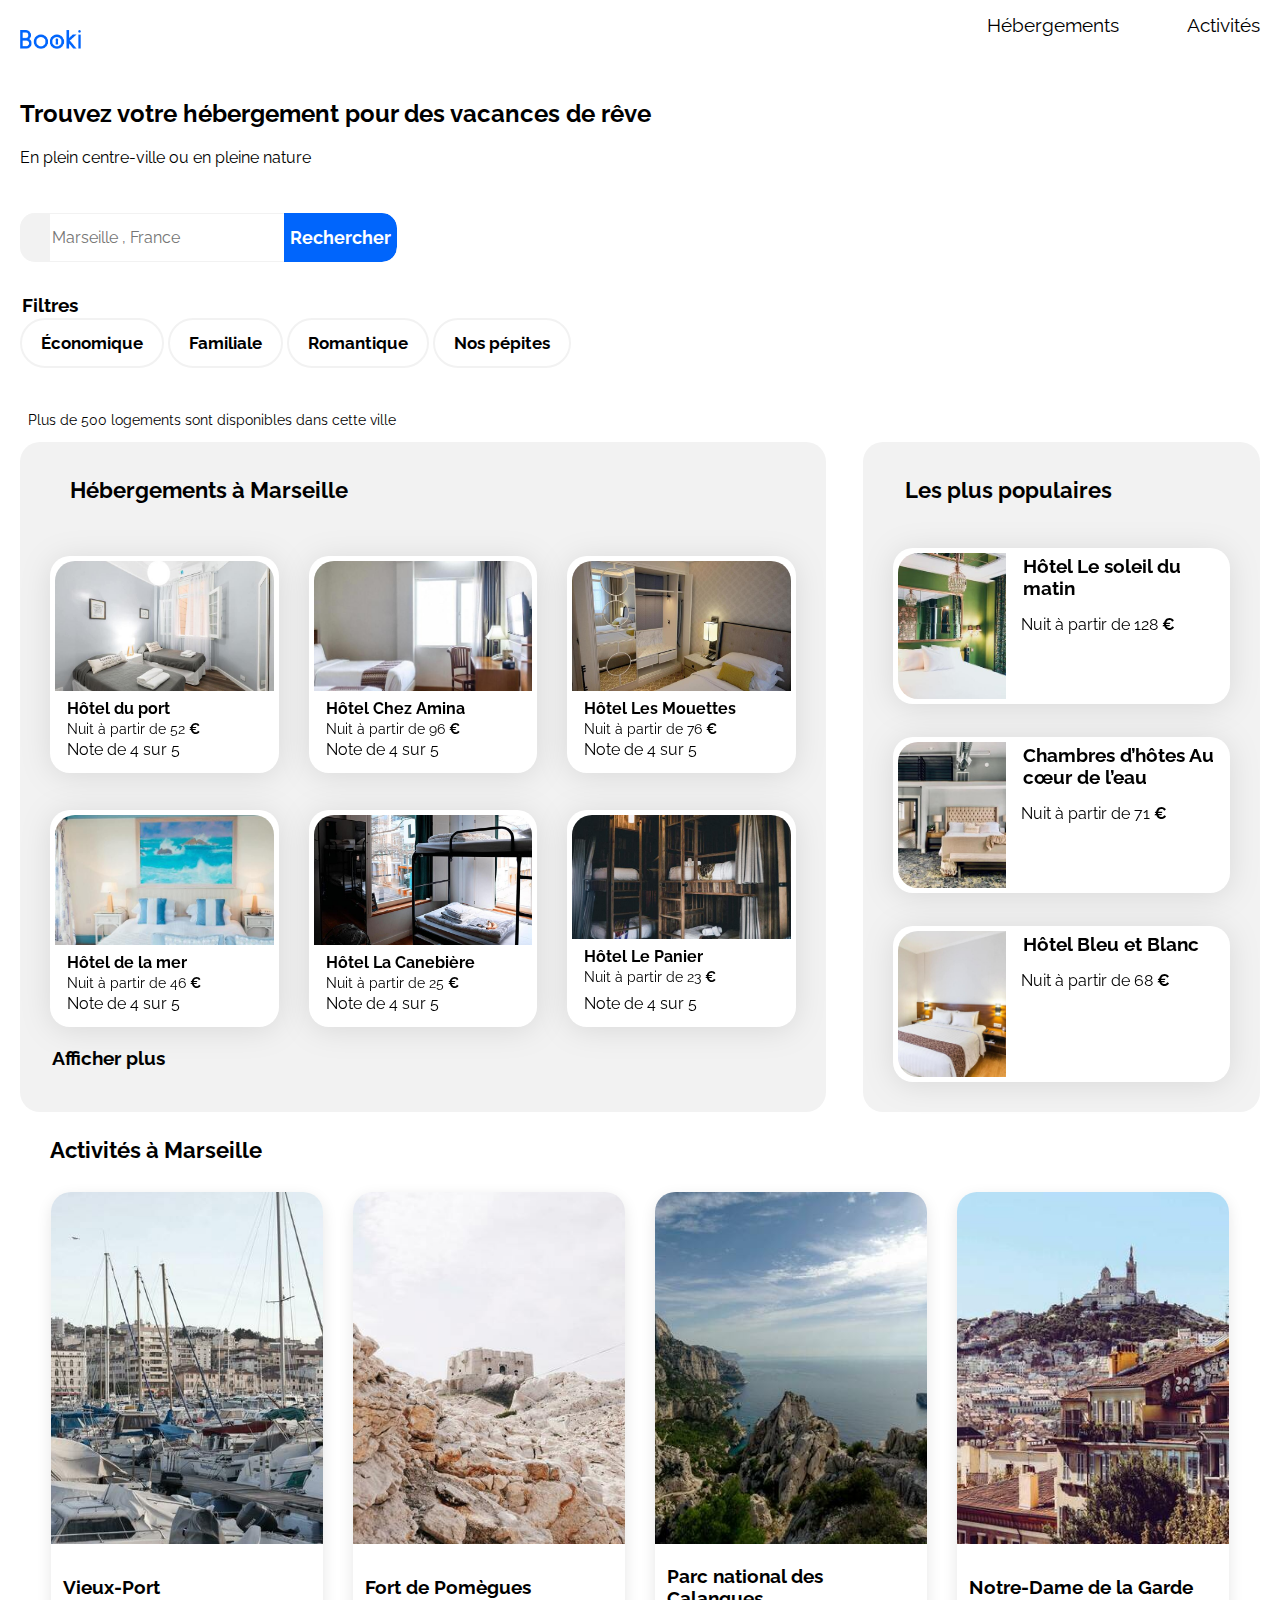
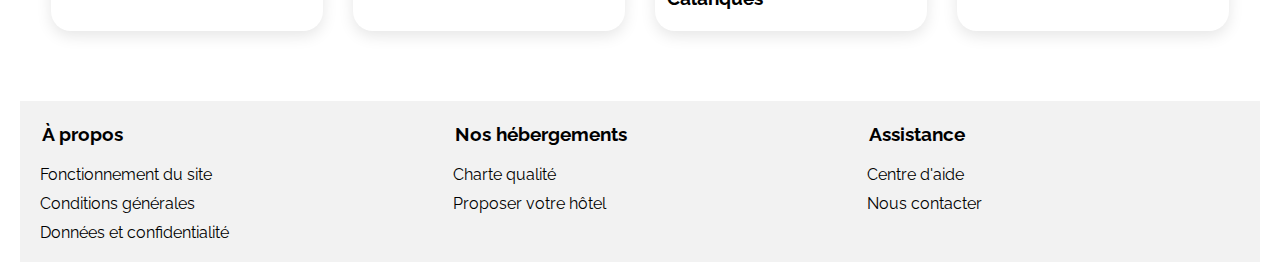
<file: Djouahra_Yanis_1_code_01112025/index.html>
<!DOCTYPE html>
<html lang="fr">

<head>
    <meta charset="UTF-8" />
    <meta name="viewport" content="width=device-width, initial-scale=1.0" />
    <title>Booki</title>

    <link rel="preconnect" href="https://fonts.googleapis.com" />
    <link rel="preconnect" href="https://fonts.gstatic.com" crossorigin />

    <link href="https://fonts.googleapis.com/css2?family=Raleway:wght@400;500;700&display=swap" rel="stylesheet" />

    <link rel="stylesheet" href="https://cdnjs.cloudflare.com/ajax/libs/font-awesome/6.2.1/css/all.min.css"
        integrity="sha512-MV7K8+y+gLIBoVD59lQIYicR65iaqukzvf/nwasF0nqhPay5w/9lJmVM2hMDcnK1OnMGCdVK+iQrJ7lzPJQd1w=="
        crossorigin="anonymous" referrerpolicy="no-referrer" />

    <link rel="stylesheet" href="./css/style.css" />
</head>

<body>
    <div class="main-container">
        <header>
            <h1><img src="./images/logo/Booki.png" alt="Booki" /></h1>
            <nav class="menu">
                <a href="#hébergements">Hébergements</a>
                <a href="#activites">Activités</a>
            </nav>
        </header>

        <main>
            <div class="search-menu">
                <div>
                    <h2>Trouvez votre hébergement pour des vacances de rêve</h2>
                    <p>En plein centre-ville ou en pleine nature</p>
                </div>

                <div class="search-bar">
                    <i class="fa-solid fa-location-dot"></i>
                    <input type="text" placeholder="Marseille , France" />
                    <button class="search-button">Rechercher</button>
                    <button class="loupe"><i class="fa-solid fa-magnifying-glass"></i></button>
                </div>
                <div class="filters">
                    <h3>Filtres</h3>
                    <div class="filter-buttons">
                        <button class="filter-button">
                            <span class="button-content">
                                <i class="fa-solid fa-money-bill-wave"></i>
                                <span>Économique</span>
                            </span>

                        </button>
                        <button class="filter-button">
                            <span class="button-content">
                                <i class="fa-solid fa-child"></i>
                                <span>Familiale</span>
                            </span>
                        </button>
                        <button class="filter-button">
                            <span class="button-content">
                                <i class="fa-solid fa-heart"></i>
                                <span>Romantique</span>
                            </span>
                        </button>
                        <button class="filter-button">
                            <span class="button-content">
                                <i class="fa-solid fa-fire"></i>
                                <span>Nos pépites</span>
                            </span>
                        </button>
                    </div>
                </div>

                <div class="info">
                    <i class="fa-solid fa-circle-info"></i>
                    <p>Plus de 500 logements sont disponibles dans cette ville</p>
                </div>
            </div>

            <div class="hebergements-and-populaires">
                <section class="hebergements">
                    <div class="hebergements-title">
                        <h2 class="section-title" id="hébergements">Hébergements à Marseille</h2>
                    </div>

                    <div class="hebergements-cards">

                        <div class="hebergements-cards-1">
                            <!-- Carte 1 -->
                            <article class="card">
                                <img src="./images/hebergements/fred-kleber.jpg"
                                    alt="Image de la chambre de l'Hôtel du port" />
                                <div class="card-content">
                                    <div class="card-txt">
                                        <h3>Hôtel du port</h3>
                                        <p>Nuit à partir de 52 <span class="euro">€</span></p>
                                    </div>
                                    <div class="card-rating">
                                        <i class="fa-xs fa-solid fa-star"></i>
                                        <i class="fa-xs fa-solid fa-star"></i>
                                        <i class="fa-xs fa-solid fa-star"></i>
                                        <i class="fa-xs fa-solid fa-star"></i>
                                        <i class="fa-xs fa-solid fa-star neutral-star"></i>
                                        <span class="sr-only">Note de 4 sur 5</span>
                                    </div>
                                </div>
                            </article>
                            <!-- Carte 2 -->
                            <article class="card">
                                <img src="./images/hebergements/febrian-zakaria.jpg"
                                    alt="Image de la chambre de l'Hôtel Chez Amina" />
                                <div class="card-content">
                                    <div class="card-txt">
                                        <h3>Hôtel Chez Amina</h3>
                                        <p>Nuit à partir de 96 <span class="euro">€</span></p>
                                    </div>
                                    <div class="card-rating">
                                        <i class="fa-xs fa-solid fa-star"></i>
                                        <i class="fa-xs fa-solid fa-star"></i>
                                        <i class="fa-xs fa-solid fa-star"></i>
                                        <i class="fa-xs fa-solid fa-star"></i>
                                        <i class="fa-xs fa-solid fa-star neutral-star"></i>
                                        <span class="sr-only">Note de 4 sur 5</span>
                                    </div>
                                </div>
                            </article>

                            <!-- Carte 3 -->
                            <article class="card">
                                <img src="./images/hebergements/reisetopia.jpg"
                                    alt="Image de la chambre de l'Hôtel Les Mouettes" />
                                <div class="card-content">
                                    <div class="card-txt">
                                        <h3>Hôtel Les Mouettes</h3>
                                        <p>Nuit à partir de 76 <span class="euro">€</span></p>
                                    </div>
                                    <div class="card-rating">
                                        <i class="fa-xs fa-solid fa-star"></i>
                                        <i class="fa-xs fa-solid fa-star"></i>
                                        <i class="fa-xs fa-solid fa-star"></i>
                                        <i class="fa-xs fa-solid fa-star"></i>
                                        <i class="fa-xs fa-solid fa-star neutral-star"></i>
                                        <span class="sr-only">Note de 4 sur 5</span>
                                    </div>
                                </div>
                            </article>


                        </div>

                        <div class="hebergements-cards-2">
                            <!-- Carte 4 -->
                            <article class="card">
                                <img src="./images/hebergements/annie-spratt.jpg"
                                    alt="Image de la chambre de l'Hôtel de la mer" />
                                <div class="card-content">
                                    <div class="card-txt">
                                        <h3>Hôtel de la mer</h3>
                                        <p>Nuit à partir de 46 <span class="euro">€</span></p>
                                    </div>
                                    <div class="card-rating">
                                        <i class="fa-xs fa-solid fa-star"></i>
                                        <i class="fa-xs fa-solid fa-star"></i>
                                        <i class="fa-xs fa-solid fa-star"></i>
                                        <i class="fa-xs fa-solid fa-star"></i>
                                        <i class="fa-xs fa-solid fa-star neutral-star"></i>
                                        <span class="sr-only">Note de 4 sur 5</span>
                                    </div>
                                </div>
                            </article>

                            <!-- Carte 5 -->
                            <article class="card">
                                <img src="./images/hebergements/marcus-loke.jpg"
                                    alt="Image de la chambre de l'Hôtel La Canebière" />
                                <div class="card-content">
                                    <div class="card-txt">
                                        <h3>Hôtel La Canebière</h3>
                                        <p>Nuit à partir de 25 <span class="euro">€</span></p>
                                    </div>
                                    <div class="card-rating">
                                        <i class="fa-xs fa-solid fa-star"></i>
                                        <i class="fa-xs fa-solid fa-star"></i>
                                        <i class="fa-xs fa-solid fa-star"></i>
                                        <i class="fa-xs fa-solid fa-star"></i>
                                        <i class="fa-xs fa-solid fa-star neutral-star"></i>
                                        <span class="sr-only">Note de 4 sur 5</span>
                                    </div>
                                </div>
                            </article>

                            <!-- Carte 6 -->
                            <article class="card">
                                <img src="./images/hebergements/nicate-lee.jpg"
                                    alt="Image de la chambre de l'Hôtel Le Panier" />
                                <div class="card-content">
                                    <div class="card-txt">
                                        <h3>Hôtel Le Panier</h3>
                                        <p>Nuit à partir de 23 <span class="euro">€</span></p>
                                    </div>
                                    <div class="card-rating">
                                        <i class="fa-xs fa-solid fa-star"></i>
                                        <i class="fa-xs fa-solid fa-star"></i>
                                        <i class="fa-xs fa-solid fa-star"></i>
                                        <i class="fa-xs fa-solid fa-star"></i>
                                        <i class="fa-xs fa-solid fa-star neutral-star"></i>
                                        <span class="sr-only">Note de 4 sur 5</span>
                                    </div>
                                </div>
                            </article>
                        </div>

                    </div>
                    <a href="#">
                        <h3 class="Afficher-plus">Afficher plus</h3>
                    </a>

                </section>
                <section class="populaires">
                    <div class="populaires-title">
                        <h2 class="section-title">Les plus populaires</h2>
                        <i class="fa-solid fa-chart-line"></i>
                    </div>

                    <div class="populaires-cards">
                        <a href="#">
                            <article class="card">
                                <img src="./images/hebergements/emile-guillemot.jpg" alt="Chambre d'hôtel" />
                                <div class="card-content">
                                    <div class="card-txt">
                                        <h3>Hôtel Le soleil du matin</h3>
                                        <p>Nuit à partir de 128 <span class="euro">€</span></p>
                                    </div>
                                    <div class="card-rating">
                                        <i class="fa-xs fa-solid fa-star"></i>
                                        <i class="fa-xs fa-solid fa-star"></i>
                                        <i class="fa-xs fa-solid fa-star"></i>
                                        <i class="fa-xs fa-solid fa-star"></i>
                                        <i class="fa-xs fa-solid fa-star neutral-star"></i>
                                    </div>
                                </div>
                            </article>
                        </a>

                        <a href="#">
                            <article class="card">
                                <img src="./images/hebergements/aw-creative.jpg" alt="Chambre d'hôtes" />
                                <div class="card-content">
                                    <div class="card-txt">
                                        <h3>Chambres d’hôtes Au cœur de l’eau</h3>
                                        <p>Nuit à partir de 71 <span class="euro">€</span></p>
                                    </div>
                                    <div class="card-rating">
                                        <i class="fa-xs fa-solid fa-star"></i>
                                        <i class="fa-xs fa-solid fa-star"></i>
                                        <i class="fa-xs fa-solid fa-star"></i>
                                        <i class="fa-xs fa-solid fa-star"></i>
                                        <i class="fa-xs fa-solid fa-star neutral-star"></i>
                                    </div>
                                </div>
                            </article>
                        </a>

                        <a href="#">
                            <article class="card">
                                <img src="./images/hebergements/febrian-zakaria2.jpg" alt="Chambre d'hôtel" />
                                <div class="card-content">
                                    <div class="card-txt">
                                        <h3>Hôtel Bleu et Blanc</h3>
                                        <p>Nuit à partir de 68 <span class="euro">€</span></p>
                                    </div>
                                    <div class="card-rating">
                                        <i class="fa-xs fa-solid fa-star"></i>
                                        <i class="fa-xs fa-solid fa-star"></i>
                                        <i class="fa-xs fa-solid fa-star"></i>
                                        <i class="fa-xs fa-solid fa-star"></i>
                                        <i class="fa-xs fa-solid fa-star neutral-star"></i>
                                    </div>
                                </div>
                            </article>
                        </a>
                    </div>
                </section>
            </div>

            <section class="activities">
                <h2 class="section-title" id="activites">Activités à Marseille</h2>

                <div class="activities-cards-section">

                    <article class="activities-card">
                        <img src="./images/activites/reno-laithienne.jpg" alt="Image du Vieux-Port" />
                        <div class="card-content-activities">

                            <h3>Vieux-Port</h3>

                        </div>
                    </article>

                    <article class="activities-card">
                        <img src="./images/activites/paul-hermann.jpg" alt="Image du Fort de Pomègues" />
                        <div class="card-content-activities">

                            <h3>Fort de Pomègues</h3>

                        </div>
                    </article>

                    <article class="activities-card">
                        <img src="./images/activites/kilyan-sockalingum.jpg"
                            alt="Image du Parc national des Calanques" />
                        <div class="card-content-activities">

                            <h3>Parc national des Calanques</h3>

                        </div>
                    </article>

                    <article class="activities-card">
                        <img src="./images/activites/florian-wehde.jpg" alt="Image de Notre-Dame de la Garde" />
                        <div class="card-content-activities">

                            <h3>Notre-Dame de la Garde</h3>

                        </div>
                    </article>

                </div>


            </section>
        </main>

        <footer>

            <article class="rubrics">
                <h3>À propos</h3>
                <nav class="links">
                    <a href="#">Fonctionnement du site</a>
                    <a href="#">Conditions générales</a>
                    <a href="#">Données et confidentialité</a>
                </nav>
            </article>

            <article class="rubrics">
                <h3>Nos hébergements</h3>
                <nav class="links">
                    <a href="#">Charte qualité</a>
                    <a href="#">Proposer votre hôtel</a>
                </nav>
            </article>

            <article class="rubrics">
                <h3>Assistance</h3>
                <nav class="links">
                    <a href="#">Centre d'aide</a>
                    <a href="#">Nous contacter</a>
                </nav>
            </article>

        </footer>
    </div>
</body>

</html>
</file>
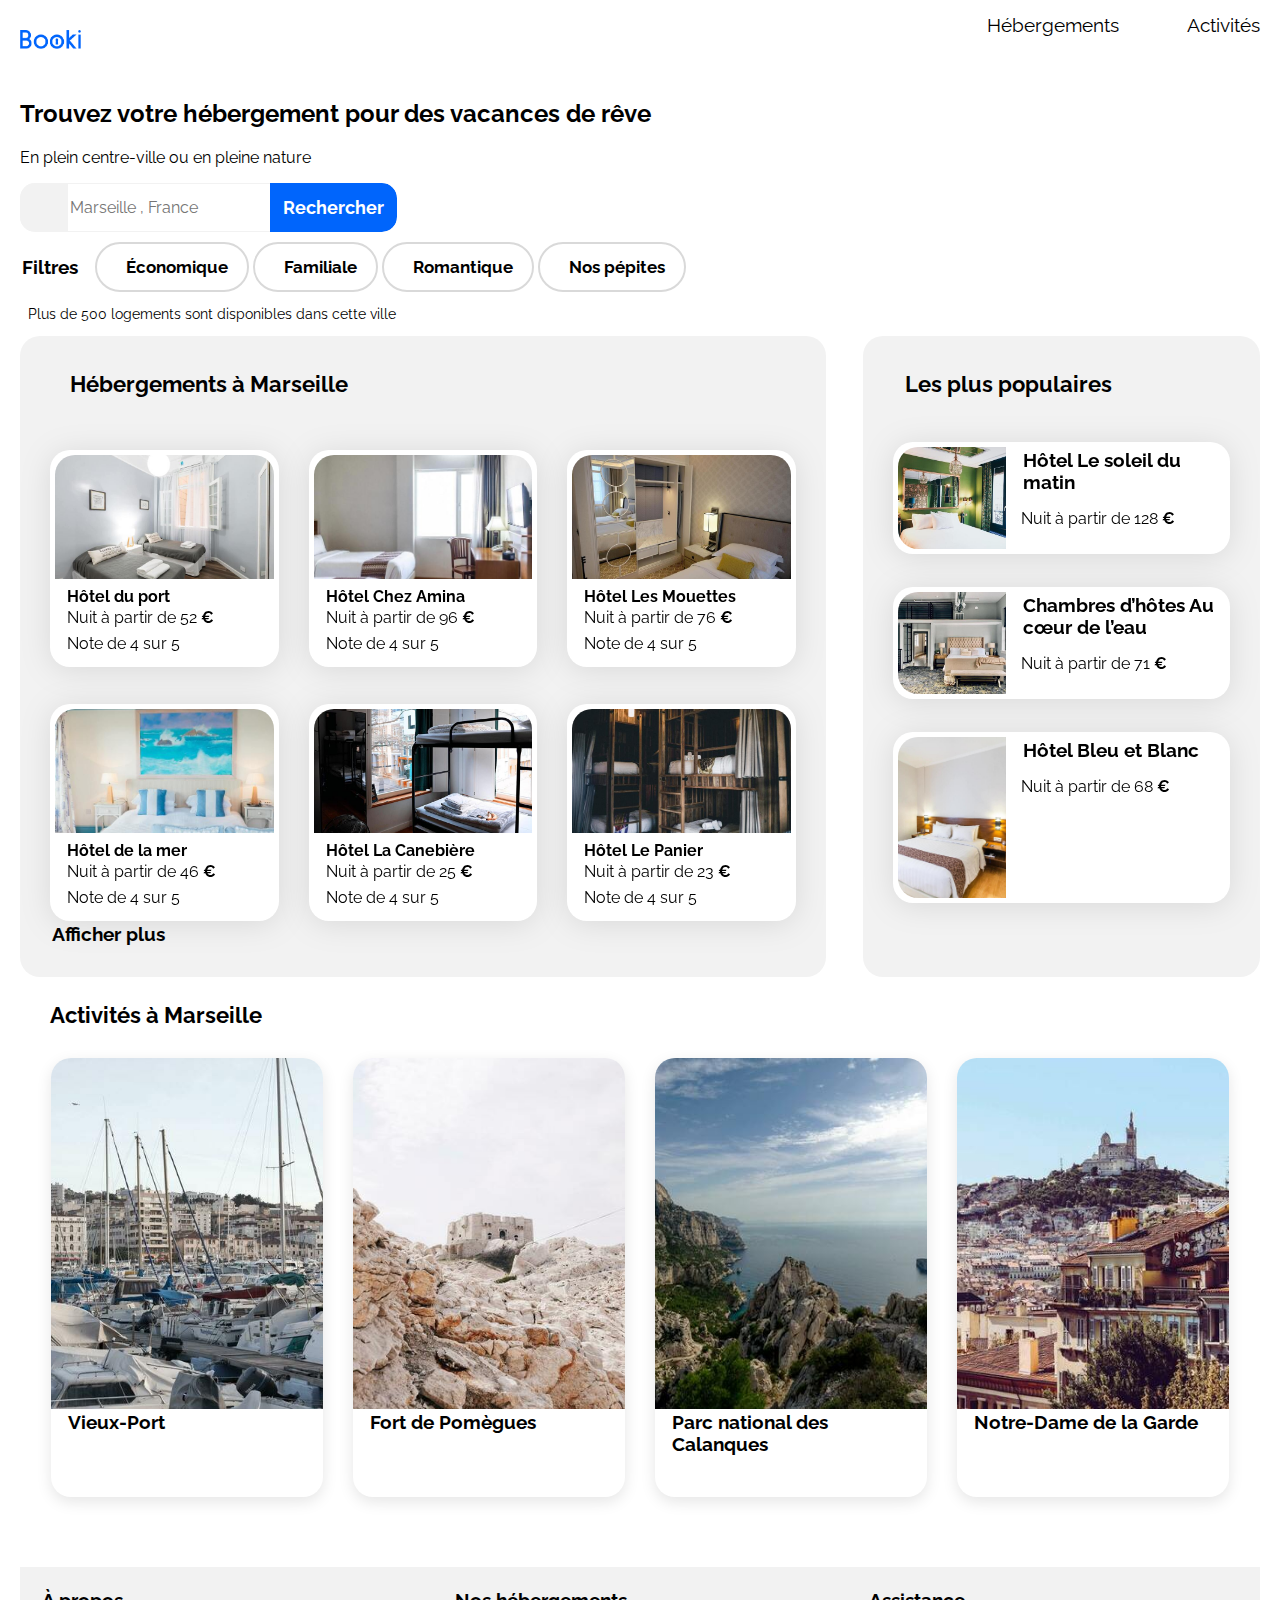
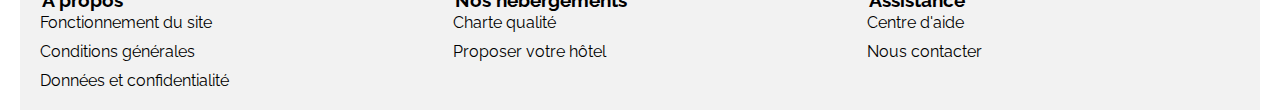
<file: Projet2-Booki/index.html>
<!DOCTYPE html>
<html lang="fr">

<head>
    <meta charset="UTF-8" />
    <meta name="viewport" content="width=device-width, initial-scale=1.0" />
    <title>Booki</title>

    <link rel="preconnect" href="https://fonts.googleapis.com" />
    <link rel="preconnect" href="https://fonts.gstatic.com" crossorigin />

    <link href="https://fonts.googleapis.com/css2?family=Raleway:wght@400;500;700&display=swap" rel="stylesheet" />

    <link rel="stylesheet" href="https://cdnjs.cloudflare.com/ajax/libs/font-awesome/6.2.1/css/all.min.css"
        integrity="sha512-MV7K8+y+gLIBoVD59lQIYicR65iaqukzvf/nwasF0nqhPay5w/9lJmVM2hMDcnK1OnMGCdVK+iQrJ7lzPJQd1w=="
        crossorigin="anonymous" referrerpolicy="no-referrer" />

    <link rel="stylesheet" href="./css/style.css" />
</head>

<body>
    <div class="main-container">
        <header>
            <h1><img src="./images/logo/Booki.png" alt="Booki" /></h1>
            <nav class="menu">
                <a href="#hébergements">Hébergements</a>
                <a href="#activites">Activités</a>
            </nav>
        </header>

        <main>
            <div class="search-menu">
                <article>
                    <h2>Trouvez votre hébergement pour des vacances de rêve</h2>
                    <p>En plein centre-ville ou en pleine nature</p>
                </article>

                <article class="search-bar">
                    <i class="fa-solid fa-location-dot"></i>
                    <input type="text" placeholder="Marseille , France" />
                    <button class="search-button">Rechercher</button>
                    <button class="loupe"><i class="fa-solid fa-magnifying-glass"></i></button>
                </article>
                <article class="filters">
                    <h3>Filtres</h3>
                    <div class="filter-buttons">
                        <button class="filter-button"><i class="fa-solid fa-money-bill-wave"></i>
                            <span>Économique</span>
                        </button>
                        <button class="filter-button"><i class="fa-solid fa-child"></i>
                            <span>Familiale</span>
                        </button>
                        <button class="filter-button"><i class="fa-solid fa-heart"></i>
                            <span>Romantique</span>
                        </button>
                        <button class="filter-button"><i class="fa-solid fa-fire"></i>
                            <span>Nos pépites</span>
                        </button>
                    </div>
                </article>

                <article class="info">
                    <i class="fa-solid fa-circle-info"></i>
                    <p>Plus de 500 logements sont disponibles dans cette ville</p>
                </article>
            </div>

            <div class="hebergements-and-populaires">
                <section class="hebergements">
                    <div class="hebergements-title">
                        <h2 class="section-title" id="hébergements">Hébergements à Marseille</h2>
                    </div>

                    <div class="hebergements-cards">

                        <div class="hebergements-cards-1">
                            <!-- Carte 1 -->
                            <article class="card">
                                <img src="./images/hebergements/fred-kleber.jpg"
                                    alt="Image de la chambre de l'Hôtel du port" />
                                <div class="card-content">
                                    <div class="card-txt">
                                        <h3>Hôtel du port</h3>
                                        <p>Nuit à partir de 52 <span class="euro">€</span></p>
                                    </div>
                                    <div class="card-rating">
                                        <i class="fa-xs fa-solid fa-star"></i>
                                        <i class="fa-xs fa-solid fa-star"></i>
                                        <i class="fa-xs fa-solid fa-star"></i>
                                        <i class="fa-xs fa-solid fa-star"></i>
                                        <i class="fa-xs fa-solid fa-star neutral-star"></i>
                                        <span class="sr-only">Note de 4 sur 5</span>
                                    </div>
                                </div>
                            </article>
                            <!-- Carte 2 -->
                            <article class="card">
                                <img src="./images/hebergements/febrian-zakaria.jpg"
                                    alt="Image de la chambre de l'Hôtel Chez Amina" />
                                <div class="card-content">
                                    <div class="card-txt">
                                        <h3>Hôtel Chez Amina</h3>
                                        <p>Nuit à partir de 96 <span class="euro">€</span></p>
                                    </div>
                                    <div class="card-rating">
                                        <i class="fa-xs fa-solid fa-star"></i>
                                        <i class="fa-xs fa-solid fa-star"></i>
                                        <i class="fa-xs fa-solid fa-star"></i>
                                        <i class="fa-xs fa-solid fa-star"></i>
                                        <i class="fa-xs fa-solid fa-star neutral-star"></i>
                                        <span class="sr-only">Note de 4 sur 5</span>
                                    </div>
                                </div>
                            </article>

                            <!-- Carte 3 -->
                            <article class="card">
                                <img src="./images/hebergements/reisetopia.jpg"
                                    alt="Image de la chambre de l'Hôtel Les Mouettes" />
                                <div class="card-content">
                                    <div class="card-txt">
                                        <h3>Hôtel Les Mouettes</h3>
                                        <p>Nuit à partir de 76 <span class="euro">€</span></p>
                                    </div>
                                    <div class="card-rating">
                                        <i class="fa-xs fa-solid fa-star"></i>
                                        <i class="fa-xs fa-solid fa-star"></i>
                                        <i class="fa-xs fa-solid fa-star"></i>
                                        <i class="fa-xs fa-solid fa-star"></i>
                                        <i class="fa-xs fa-solid fa-star neutral-star"></i>
                                        <span class="sr-only">Note de 4 sur 5</span>
                                    </div>
                                </div>
                            </article>


                        </div>

                        <div class="hebergements-cards-2">
                            <!-- Carte 4 -->
                            <article class="card">
                                <img src="./images/hebergements/annie-spratt.jpg"
                                    alt="Image de la chambre de l'Hôtel de la mer" />
                                <div class="card-content">
                                    <div class="card-txt">
                                        <h3>Hôtel de la mer</h3>
                                        <p>Nuit à partir de 46 <span class="euro">€</span></p>
                                    </div>
                                    <div class="card-rating">
                                        <i class="fa-xs fa-solid fa-star"></i>
                                        <i class="fa-xs fa-solid fa-star"></i>
                                        <i class="fa-xs fa-solid fa-star"></i>
                                        <i class="fa-xs fa-solid fa-star"></i>
                                        <i class="fa-xs fa-solid fa-star neutral-star"></i>
                                        <span class="sr-only">Note de 4 sur 5</span>
                                    </div>
                                </div>
                            </article>

                            <!-- Carte 5 -->
                            <article class="card">
                                <img src="./images/hebergements/marcus-loke.jpg"
                                    alt="Image de la chambre de l'Hôtel La Canebière" />
                                <div class="card-content">
                                    <div class="card-txt">
                                        <h3>Hôtel La Canebière</h3>
                                        <p>Nuit à partir de 25 <span class="euro">€</span></p>
                                    </div>
                                    <div class="card-rating">
                                        <i class="fa-xs fa-solid fa-star"></i>
                                        <i class="fa-xs fa-solid fa-star"></i>
                                        <i class="fa-xs fa-solid fa-star"></i>
                                        <i class="fa-xs fa-solid fa-star"></i>
                                        <i class="fa-xs fa-solid fa-star neutral-star"></i>
                                        <span class="sr-only">Note de 4 sur 5</span>
                                    </div>
                                </div>
                            </article>

                            <!-- Carte 6 -->
                            <article class="card">
                                <img src="./images/hebergements/nicate-lee.jpg"
                                    alt="Image de la chambre de l'Hôtel Le Panier" />
                                <div class="card-content">
                                    <div class="card-txt">
                                        <h3>Hôtel Le Panier</h3>
                                        <p>Nuit à partir de 23 <span class="euro">€</span></p>
                                    </div>
                                    <div class="card-rating">
                                        <i class="fa-xs fa-solid fa-star"></i>
                                        <i class="fa-xs fa-solid fa-star"></i>
                                        <i class="fa-xs fa-solid fa-star"></i>
                                        <i class="fa-xs fa-solid fa-star"></i>
                                        <i class="fa-xs fa-solid fa-star neutral-star"></i>
                                        <span class="sr-only">Note de 4 sur 5</span>
                                    </div>
                                </div>
                            </article>
                        </div>

                    </div>
                    <a href="">
                        <h3>Afficher plus</h3>
                    </a>

                </section>

                <section class="populaires">
                    <div class="populaires-title">
                        <h2 class="section-title">Les plus populaires</h2>
                        <i class="fa-solid fa-chart-line"></i>
                    </div>

                    <div class="populaires-cards">
                        <a href="#">
                            <article class="card">
                                <img src="./images/hebergements/emile-guillemot.jpg" alt="Chambre d'hôtel" />
                                <div class="card-content">
                                    <div class="card-txt">
                                        <h3>Hôtel Le soleil du matin</h3>
                                        <p>Nuit à partir de 128 <span class="euro">€</span></p>
                                    </div>
                                    <div class="card-rating">
                                        <i class="fa-xs fa-solid fa-star"></i>
                                        <i class="fa-xs fa-solid fa-star"></i>
                                        <i class="fa-xs fa-solid fa-star"></i>
                                        <i class="fa-xs fa-solid fa-star"></i>
                                        <i class="fa-xs fa-solid fa-star neutral-star"></i>
                                    </div>
                                </div>
                            </article>
                        </a>

                        <a href="#">
                            <article class="card">
                                <img src="./images/hebergements/aw-creative.jpg" alt="Chambre d'hôtes" />
                                <div class="card-content">
                                    <div class="card-txt">
                                        <h3>Chambres d’hôtes Au cœur de l’eau</h3>
                                        <p>Nuit à partir de 71 <span class="euro">€</span></p>
                                    </div>
                                    <div class="card-rating">
                                        <i class="fa-xs fa-solid fa-star"></i>
                                        <i class="fa-xs fa-solid fa-star"></i>
                                        <i class="fa-xs fa-solid fa-star"></i>
                                        <i class="fa-xs fa-solid fa-star"></i>
                                        <i class="fa-xs fa-solid fa-star neutral-star"></i>
                                    </div>
                                </div>
                            </article>
                        </a>

                        <a href="#">
                            <article class="card">
                                <img src="./images/hebergements/febrian-zakaria2.jpg" alt="Chambre d'hôtel" />
                                <div class="card-content">
                                    <div class="card-txt">
                                        <h3>Hôtel Bleu et Blanc</h3>
                                        <p>Nuit à partir de 68 <span class="euro">€</span></p>
                                    </div>
                                    <div class="card-rating">
                                        <i class="fa-xs fa-solid fa-star"></i>
                                        <i class="fa-xs fa-solid fa-star"></i>
                                        <i class="fa-xs fa-solid fa-star"></i>
                                        <i class="fa-xs fa-solid fa-star"></i>
                                        <i class="fa-xs fa-solid fa-star neutral-star"></i>
                                    </div>
                                </div>
                            </article>
                        </a>
                    </div>
                </section>
            </div>

            <section class="activities">
                <h2 class="section-title" id="activites">Activités à Marseille</h2>

                <div class="activities-cards-section">

                    <article class="activities-card">
                        <img src="./images/activites/reno-laithienne.jpg" alt="Image du Vieux-Port" />
                        <div class="card-content">
                            <div class="card-txt">
                                <h3>Vieux-Port</h3>
                            </div>
                        </div>
                    </article>

                    <article class="activities-card">
                        <img src="./images/activites/paul-hermann.jpg" alt="Image du Fort de Pomègues" />
                        <div class="card-content">
                            <div class="card-txt">
                                <h3>Fort de Pomègues</h3>
                            </div>
                        </div>
                    </article>

                    <article class="activities-card">
                        <img src="./images/activites/kilyan-sockalingum.jpg"
                            alt="Image du Parc national des Calanques" />
                        <div class="card-content">
                            <div class="card-txt">
                                <h3>Parc national des Calanques</h3>
                            </div>
                        </div>
                    </article>

                    <article class="activities-card">
                        <img src="./images/activites/florian-wehde.jpg" alt="Image de Notre-Dame de la Garde" />
                        <div class="card-content">
                            <div class="card-txt">
                                <h3>Notre-Dame de la Garde</h3>
                            </div>
                        </div>
                    </article>

                </div>


            </section>
        </main>

        <footer>

            <article class="rubrics">
                <h3>À propos</h3>
                <div class="links">
                    <a href="#">Fonctionnement du site</a>
                    <a href="#">Conditions générales</a>
                    <a href="#">Données et confidentialité</a>
                </div>
            </article>

            <article class="rubrics">
                <h3>Nos hébergements</h3>
                <div class="links">
                    <a href="#">Charte qualité</a>
                    <a href="#">Proposer votre hôtel</a>
                </div>
            </article>

            <article class="rubrics">
                <h3>Assistance</h3>
                <div class="links">
                    <a href="#">Centre d'aide</a>
                    <a href="#">Nous contacter</a>
                </div>
            </article>

        </footer>
    </div>
</body>

</html>
</file>
<file: Djouahra_Yanis_1_code_01112025/css/style.css>
/****** General ***********/
* {
  font-family: "Raleway", sans-serif;
}

:root {
  --main-color: #0065fc;
  --main-bg-color: #f2f2f2;
  --filter-bg-color: #deebff;
  --icon-clolor-black: #000000;
}

.fa-solid {
  color: var(--main-color);
}

.fa-solid.fa-location-dot {
  color: var(--icon-clolor-black);
}

.fa-solid fa-circle-info {
  color: var(--main-color);
}

body {
  display: flex;
  justify-content: center;
  margin: 0px;
}

.main-container {
  width: 100%;
  max-width: 1440px;
  padding: 0px 20px;
  box-sizing: border-box;
}

a {
  color: inherit;
  text-decoration: none;
}

.section-title {
  margin: 0;
  font-size: 22px;
}

.card {
  background-color: white;
  border-radius: 20px;
  padding: 5px;
  filter: drop-shadow(0px 3px 15px rgba(0, 0, 0, 0.1));
}

.card img {
  object-fit: cover;
}

.card-title {
  font-size: 16px;
}

.euro {
  font-weight: 700;
}

.neutral-star {
  color: var(--main-bg-color);
}

h1 {
  margin: 0;
}

h3 {
  margin: 2px;
}

/****** Menu ***********/
.search-menu {
  display: flex;
  flex-direction: column;
  flex-wrap: wrap;
  align-content: flex-start;
  align-items: flex-start;
  gap: 30px;
}

/****** Header ***********/

header {
  display: flex;
  flex-wrap: wrap;
  justify-content: space-between;
  height: 79px;
  width: 100%;
}

header img {
  height: 19px;
  width: 61.09px;
  margin-top: 30px;
}

.menu {
  display: flex;
  gap: 68px;
  height: 35px;
}
.menu a {
  padding-top: 14px;
  font-size: 19px;
  font-family: "Raleway", sans-serif;
}
.menu a:hover,
.menu a:focus {
  color: var(--main-color);
  border-top: var(--main-color) 3px solid;
}

/****** Filters ***********/
.search-bar {
  display: flex;
  align-items: center;
  width: 377px;
  height: 49px;
  background-color: #f2f2f2;
  border-radius: 15px;
  overflow: hidden;
}

input[type="text"] {
  height: -webkit-fill-available;
}

.fa-location-dot {
  display: flex;
  justify-content: center;
  align-items: center;
  width: 50px;
  height: 49px;
  background-color: #f2f2f2;
  border-top-left-radius: 15px;
  border-bottom-left-radius: 15px;
  color: var(--icon-clolor-black);
  font-size: 18px;
}
.search-button {
  width: 132px;
  height: 49px;
  border: none;
  border-top-right-radius: 15px;
  border-bottom-right-radius: 15px;
  background-color: var(--main-color);
  font-weight: bold;
  font-size: 18px;
  color: white;
  cursor: pointer;
}
.search-bar input[type="text"] {
  width: 100%;
  height: 45px;
  border: none;
  outline: none;
  font-size: 16px;
  background-color: white;
}

article.filters {
  display: flex;
  flex-wrap: wrap;
  align-items: center;
  gap: 15px;
  padding-top: 10px;
}
.filter-button {
  align-items: center;
  display: inline-flex;
  gap: 10px;
  height: 50px;
  background-color: white;
  border-radius: 25px;
}

.filter-buttons button {
  border: none;
  background: none;
  cursor: pointer;
  padding: 4px 19px 4px 19px;
  font-size: 17px;
  border: 2px solid var(--main-bg-color);
}
.filter-button:hover,
.filter-button:focus {
  background-color: var(--filter-bg-color);
}

.filter-button span {
  font-family: "Raleway", sans-serif;
  font-weight: bold;
  font-size: 17px;
}

.filter h3 {
  margin: 10px;
}

.info {
  display: flex;
  align-items: center;
  gap: 8px;
  font-size: 14px;
}

.loupe {
  display: none;
}

/****** Hebergements And Populaires ***********/
.hebergements-and-populaires {
  display: flex;
  justify-content: space-between;
  gap: 30px;
}

.hebergements-and-populaires section {
  background-color: var(--main-bg-color);
  border-radius: 20px;
  padding: 30px;
  box-sizing: border-box;
}
.Afficher-plus {
  margin-top: 20px;
}
/****** Hebergements ***********/
.hebergements {
  width: 65%;
}
.hebergements-title {
  display: flex;
  justify-content: space-between;
  align-items: center;
}
.hebergements-cards .card {
  width: 30%;
  height: 207px;
  border-radius: 20px;
  display: flex;
  flex-direction: column;
  overflow: hidden;
}

.hebergements-cards img {
  width: 100%;
  min-height: 124px;
  border-top-left-radius: 20px;
  border-top-right-radius: 20px;
  object-fit: cover;
}

.hebergements-cards .card-content {
  flex: 1;
  display: flex;
  flex-direction: column;
  justify-content: flex-start;
  gap: 4px;
  padding: 8px 12px 10px;
  box-sizing: border-box;
}

.hebergements-cards .card-txt {
  margin: 0;
  line-height: 1.3;
}

.hebergements-cards .card-txt h3 {
  font-size: 16px;
  margin: 0;
}

.hebergements-cards .card-txt p {
  margin: 0;
  font-size: 14px;
}

.hebergements-cards .card-rating {
  margin-top: auto;
  line-height: 1;
}

.hebergements-cards-1,
.hebergements-cards-2 {
  width: 100%;
  display: flex;
  justify-content: space-between;
  align-items: center;
  gap: 30px;
}

.hebergements-cards-1 {
  margin-top: 33px;
  margin-bottom: 5%;
}

/****** Populaires ***********/
.populaires {
  width: 32%;
}

.populaires-title {
  display: flex;
  justify-content: space-between;
  align-items: center;
}

.populaires-cards .card {
  display: flex;
  margin-top: 33px;
  height: 146px;
}

.populaires-cards img {
  width: 33%;
  border-top-left-radius: 20px;
  border-bottom-left-radius: 20px;
}

.populaires-cards .card-content {
  width: 67%;
  padding-left: 15px;
  display: flex;
  flex-direction: column;
  justify-content: space-between;
  box-sizing: border-box;
}

.populaires-cards .card-title {
  margin-top: 10px;
  margin-bottom: 4px;
}

.populaires-cards .card-subtitle {
  margin: 0;
}

.populaires-cards .card-rating {
  margin-bottom: 5px;
}

/****** Activités ***********/
section.activities {
  margin-top: 20px;
}

h2.section-title {
  margin-left: 2%;
  margin-bottom: 2%;
  padding: 5px;
}
.activities-card {
  display: flex;
  flex: 1;
  flex-direction: column;
  width: 25%;
  height: 439px;
  border-radius: 20px;
  overflow: hidden;
  box-shadow: 0px 5px 15px rgba(0, 0, 0, 0.1);
}
.activities-card img {
  width: 100%;
  height: 80%;
  object-fit: cover;
}
.activities-cards-section {
  display: flex;
  gap: 30px;
  width: 95%;
  justify-self: center;
  align-items: stretch;
}

.card-content-activities {
  height: 20%;
  width: 90%;
  margin-left: 10px;
  display: flex;
  flex-direction: row;
  flex-wrap: wrap;
  align-items: center;
}
/***** Footer ***********/
footer {
  display: flex;
  flex-direction: row;
  background-color: var(--main-bg-color);
  margin-top: 70px;
}

.rubrics {
  display: flex;
  flex-direction: column;
  width: 100%;
  padding: 20px;
}

.rubrics h3 {
  margin-bottom: 20px;
}

.links {
  display: flex;
  flex-direction: column;
  gap: 10px;
}
/* Le code ci-dessous correspond à la version responsive uniquement */

/****** Media queries ***********/
/* Medium devices (tablets, less/equal than 1024px) */
@media (max-width: 1024px) {
  /* Menu de recherche */
  article.filters {
    display: flex;
    align-items: flex-start;
    gap: 15px;
    padding-top: 10px;
    flex-direction: column;
    width: 100%;
  }

  h3 {
    font-size: smaller;
  }
  /* Hebergements and Populaires Section */

  .hebergements-and-populaires {
    flex-direction: column;
  }

  .hebergements {
    width: 100%;
  }

  .populaires {
    width: 100%;
    margin-top: 50px;
  }

  .populaires-cards {
    display: flex;
    flex-direction: row;
    justify-content: space-between;
  }

  .populaires-cards a {
    width: 30%;
  }

  .populaires-cards .card-title {
    font-size: 14px;
  }

  .populaires-cards .card-subtitle {
    font-size: 13px;
  }

  /* Activities Section */
  .activities-card {
    height: 270px;
  }

  .activities-card img {
    height: 200px;
  }
}

/* Small devices (phones, less than 768px) */
@media (max-width: 767.98px) {
  /* ... */

  h3 {
    font-size: larger;
  }

  /* Main Container */

  .main-container {
    width: 100%;
    padding: 0px;
    box-sizing: border-box;
  }
  /* Header */

  header {
    flex-direction: column;
    align-items: center;
    height: auto;
    padding-top: 20px;
  }

  header nav {
    justify-content: center;
    width: 100%;
  }

  /* Navigation Menu */

  .menu {
    display: flex;
    gap: 0px;
    height: 50px;

    border-bottom: 1px solid var(--main-bg-color);
    width: 100%;
  }

  .menu a {
    width: 100%;
    position: relative;
    flex: 1;
    text-align: center;
    border-bottom: 1px solid transparent;
  }

  .menu a:hover,
  .menu a:focus {
    color: var(--main-color);
    border-top: none;
    border-bottom: 3px solid var(--main-color);
  }

  .search-menu {
    padding: 0 20px;
  }

  .search-bar {
    width: 100%;
  }

  .filter-buttons {
    display: flex;
    flex-wrap: wrap;
    width: 100%;
    justify-content: space-between;
  }

  .filter-button {
    width: 45%;
    margin-block: 10px;
  }

  .filter-button span {
    font-size: 12px;
  }

  .filter-buttons button {
    padding: 5px;
    width: 49%;
  }

  .button-content {
    align-items: center;
    width: 100%;
  }

  .search-button {
    display: none;
  }

  .fa-solid.fa-location-dot {
    padding: 3%;
  }
  .fa-solid.fa-magnifying-glass {
    color: white;
  }

  .loupe {
    display: inline-block;
    background: none;
    border: none;
    background-color: var(--main-color);
    font-size: 20px;
    height: 49px;
    width: 49px;
    cursor: pointer;
    border-radius: 25%;
  }

  /* Hebergements and Populaires Section */

  .hebergements-and-populaires {
    flex-direction: column-reverse;
    width: 100%;
  }

  section.populaires {
    background-color: var(--main-bg-color);
    padding: 20px;
    box-sizing: border-box;
    margin: 0px;
    border-radius: 0px;
    width: auto;
  }
  .populaires-cards .card {
    height: 146px;
  }

  .populaires-cards {
    width: 100%;
    flex-direction: column;
    gap: 0px;
  }

  .populaires-cards a {
    width: 100%;
  }

  section.hebergements {
    background-color: white;
  }

  .hebergements-cards {
    width: 100%;
  }
  .hebergements-cards-1,
  .hebergements-cards-2 {
    flex-direction: column;
  }

  .hebergements-cards-1 .card,
  .hebergements-cards-2 .card {
    width: 100%;
  }

  /* Activities Section */

  .activities-cards-section {
    flex-direction: column;
    width: 90%;
  }

  .activities-card {
    width: 100%;
    height: 200px;
  }

  .activities-card img {
    height: 140px;
  }

  .card-content-activities {
    height: 59px;
  }

  /* Footer Section */

  footer {
    width: 100%;
    flex-direction: column;
  }

  .rubrics {
    max-width: fit-content;
  }
}
</file>
<file: Projet2-Booki/css/style.css>
/****** General ***********/
* {
  font-family: "Raleway", sans-serif;
}

:root {
  --main-color: #0065fc;
  --main-bg-color: #f2f2f2;
  --filter-bg-color: #deebff;
}

.fa-solid {
  color: var(--main-color);
}

.fa-solid.fa-location-dot {
  color: black;
}

.fa-solid fa-circle-info {
  color: #0065fc;
}

body {
  display: flex;
  justify-content: center;
  margin: 0px;
}

.main-container {
  width: 100%;
  max-width: 1440px;
  padding: 0px 20px;
  box-sizing: border-box;
}

a {
  color: inherit;
  text-decoration: none;
}

.section-title {
  margin: 0;
  font-size: 22px;
}

.card {
  background-color: white;
  border-radius: 20px;
  padding: 5px;
  filter: drop-shadow(0px 3px 15px rgba(0, 0, 0, 0.1));
}

.card img {
  object-fit: cover;
}

.card-title {
  font-size: 16px;
}

.euro {
  font-weight: 700;
}

.neutral-star {
  color: var(--main-bg-color);
}

h1 {
  margin: 0;
}

h3 {
  margin: 2px;
}

/****** Header ***********/

header {
  display: flex;
  flex-wrap: wrap;
  justify-content: space-between;
  height: 79px;
  width: 100%;
}

header img {
  height: 19px;
  width: 61.09px;
  margin-top: 30px;
}

.menu {
  display: flex;
  gap: 68px;
  height: 35px;
}
.menu a {
  padding-top: 14px;
  font-size: 19px;
  font-family: "Raleway", sans-serif;
}
.menu a:hover,
.menu a:focus {
  color: #0065fc;
  border-top: #0065fc 3px solid;
}

/****** Filters ***********/
.search-bar {
  display: flex;
  align-items: center;
  width: 377px;
  height: 49px;
  background-color: #f2f2f2;
  border-radius: 15px;
  overflow: hidden;
}

input[type="text"] {
  height: -webkit-fill-available;
}

.fa-location-dot {
  display: flex;
  justify-content: center;
  align-items: center;
  width: 50px;
  height: 49px;
  background-color: #f2f2f2;
  border-top-left-radius: 15px;
  border-bottom-left-radius: 15px;
  color: black;
  font-size: 18px;
}
.search-button {
  width: 132px;
  height: 49px;
  border: none;
  border-top-right-radius: 15px;
  border-bottom-right-radius: 15px;
  background-color: #0065fc;
  font-weight: bold;
  font-size: 18px;
  color: white;
  cursor: pointer;
}
.search-bar input[type="text"] {
  flex: 1;
  height: 45px;
  border: none;
  outline: none;
  font-size: 16px;
  background-color: white;
}

article.filters {
  display: flex;
  flex-wrap: wrap;
  align-items: center;
  gap: 15px;
  padding-top: 10px;
}
.filter-button {
  align-items: center;
  display: inline-flex;
  gap: 10px;
  height: 50px;
  background-color: white;
  border-radius: 25px;
}

.filter-buttons button {
  border: none;
  background: none;
  cursor: pointer;
  padding: 4px 19px 4px 19px;
  font-size: 17px;
  border: 2px solid #d9d9d9;
}
.filter-button:hover,
.filter-button:focus {
  background-color: #deebff;
}

.filter-button span {
  font-family: "Raleway", sans-serif;
  font-weight: bold;
  font-size: 17px;
}

.info {
  display: flex;
  align-items: center;
  gap: 8px;
  font-size: 14px;
}

.loupe {
  display: none;
}

/****** Hebergements And Populaires ***********/
.hebergements-and-populaires {
  display: flex;
  justify-content: space-between;
  gap: 30px;
}

.hebergements-and-populaires section {
  background-color: var(--main-bg-color);
  border-radius: 20px;
  padding: 30px;
  box-sizing: border-box;
}

/****** Hebergements ***********/
.hebergements {
  width: 65%;
}
.hebergements-title {
  display: flex;
  justify-content: space-between;
  align-items: center;
}
.hebergements-cards .card {
  width: 30%;
  height: 207px;
  border-radius: 20px;
  display: flex;
  flex-direction: column;
  overflow: hidden;
}

.hebergements-cards img {
  width: 100%;
  height: 124px;
  border-top-left-radius: 20px;
  border-top-right-radius: 20px;
  object-fit: cover;
}

.hebergements-cards .card-content {
  flex: 1;
  display: flex;
  flex-direction: column;
  justify-content: flex-start;
  gap: 4px;
  padding: 8px 12px 10px;
  box-sizing: border-box;
}

.hebergements-cards .card-txt {
  margin: 0;
  line-height: 1.3;
}

.hebergements-cards .card-txt h3 {
  font-size: 16px;
  margin: 0;
}

.hebergements-cards .card-txt p {
  margin: 0;
}

.hebergements-cards .card-rating {
  margin-top: auto;
  line-height: 1;
}

.hebergements-cards-1,
.hebergements-cards-2 {
  width: 100%;
  display: flex;
  justify-content: space-between;
  align-items: center;
  gap: 30px;
}

.hebergements-cards-1 {
  margin-top: 33px;
  margin-bottom: 5%;
}

/****** Populaires ***********/
.populaires {
  width: 32%;
}

.populaires-title {
  display: flex;
  justify-content: space-between;
  align-items: center;
}

.populaires-cards .card {
  display: flex;
  margin-top: 33px;
  height: 80%;
}

.populaires-cards img {
  width: 33%;
  border-top-left-radius: 20px;
  border-bottom-left-radius: 20px;
}

.populaires-cards .card-content {
  width: 67%;
  padding-left: 15px;
  display: flex;
  flex-direction: column;
  justify-content: space-between;
  box-sizing: border-box;
}

.populaires-cards .card-title {
  margin-top: 10px;
  margin-bottom: 4px;
}

.populaires-cards .card-subtitle {
  margin: 0;
}

.populaires-cards .card-rating {
  margin-bottom: 5px;
}

/****** Activités ***********/
section.activities {
  margin-top: 20px;
}

h2.section-title {
  margin-left: 2%;
  margin-bottom: 2%;
  padding: 5px;
}
.activities-card {
  display: flex;
  flex: 1;
  flex-direction: column;
  width: 25%;
  height: 439px;
  border-radius: 20px;
  overflow: hidden;
  box-shadow: 0px 5px 15px rgba(0, 0, 0, 0.1);
}
.activities-card img {
  width: 100%;
  height: 80%;
  object-fit: cover;
}
.activities-cards-section {
  display: flex;
  gap: 30px;
  width: 95%;
  justify-self: center;
  align-items: stretch;
}

.activities-card .card-txt {
  margin-left: 15px;
}

/***** Footer ***********/
footer {
  display: flex;
  flex-direction: row;
  background-color: #f2f2f2;
  margin-top: 70px;
}

.rubrics {
  display: flex;
  flex-direction: column;
  width: 100%;
  padding: 20px;
}

.links {
  display: flex;
  flex-direction: column;
  gap: 10px;
}
/* Le code ci-dessous correspond à la version responsive uniquement */

/****** Media queries ***********/
/* Medium devices (tablets, less/equal than 1024px) */
@media (max-width: 1024px) {
  .hebergements-and-populaires {
    flex-direction: column;
  }

  article.filters {
    display: flex;
    align-items: flex-start;
    gap: 15px;
    padding-top: 10px;
    flex-direction: column;
  }

  .hebergements {
    width: 100%;
  }

  .populaires {
    width: 100%;
    margin-top: 50px;
  }

  .populaires-cards {
    display: flex;
    flex-direction: row;
    justify-content: space-between;
  }

  .populaires-cards a {
    width: 30%;
  }

  .populaires-cards .card-title {
    font-size: 14px;
  }

  .populaires-cards .card-subtitle {
    font-size: 13px;
  }

  /* Activities Section */
  .activities-card {
    height: 270px;
  }

  .activities-card img {
    height: 60%;
  }
}

/* Small devices (phones, less than 768px) */
@media (max-width: 767.98px) {
  /* ... */

  .main-container {
    width: 100%;
    padding: 0px;
    box-sizing: border-box;
  }

  header {
    flex-direction: column;
    align-items: center;
    height: auto;
    padding-top: 20px;
  }

  .menu {
    display: flex;
    gap: 0px;
    height: 50px;

    border-bottom: 1px solid #d9d9d9;
    width: 100%;
  }

  .menu a {
    width: 100%;
    position: relative;
    flex: 1;
    text-align: center;
    border-bottom: 1px solid transparent;
  }

  .menu a:hover,
  .menu a:focus {
    color: #0065fc;
    border-top: none;
    border-bottom: 3px solid #0065fc;
  }

  header nav {
    justify-content: center;
    width: 100%;
  }

  .search-menu {
    padding: 0 20px;
  }

  .search-bar {
    width: 100%;
  }

  .filter-buttons {
    display: flex;
    flex-wrap: wrap;
    width: 100%;
    justify-content: space-between;
  }

  .filter-button {
    width: 45%;
    margin-block: 10px;
  }

  .filter-button span {
    font-size: 12px;
  }

  .filter-buttons button {
    padding: 5px;
  }

  .search-bar {
    width: 100%;
  }

  .search-button {
    display: none;
  }

  .fa-solid.fa-location-dot {
    padding: 3%;
  }
  .fa-solid.fa-magnifying-glass {
    color: white;
  }

  .loupe {
    display: inline-block;
    background: none;
    border: none;
    background-color: #0065fc;
    font-size: 20px;
    height: 100%;
    width: 20%;
    cursor: pointer;
    border-radius: 25%;
  }

  .hebergements-and-populaires {
    flex-direction: column-reverse;
    width: 100%;
  }

  section.populaires {
    background-color: #f2f2f2;
    padding: 20px;
    box-sizing: border-box;
    margin: 0px;
    border-radius: 0px;
    width: auto;
  }
  .populaires-cards .card {
    height: 146px;
  }

  .populaires-cards {
    width: 100%;
    flex-direction: column;
    gap: 0px;
  }

  .populaires-cards a {
    width: 100%;
  }

  section.hebergements {
    background-color: white;
  }

  .hebergements-cards {
    width: 100%;
  }
  .hebergements-cards-1,
  .hebergements-cards-2 {
    flex-direction: column;
  }

  .hebergements-cards-1 .card,
  .hebergements-cards-2 .card {
    width: 100%;
  }

  .activities-cards-section {
    flex-direction: column;
    width: 90%;
  }

  .activities-cards-section .activities-card {
    width: 100%;
    height: 200px;
  }

  .activities-card img {
    height: inherit;
  }

  footer {
    width: 100%;
    flex-direction: column;
  }

  .rubrics {
    max-width: fit-content;
  }
}
</file>
